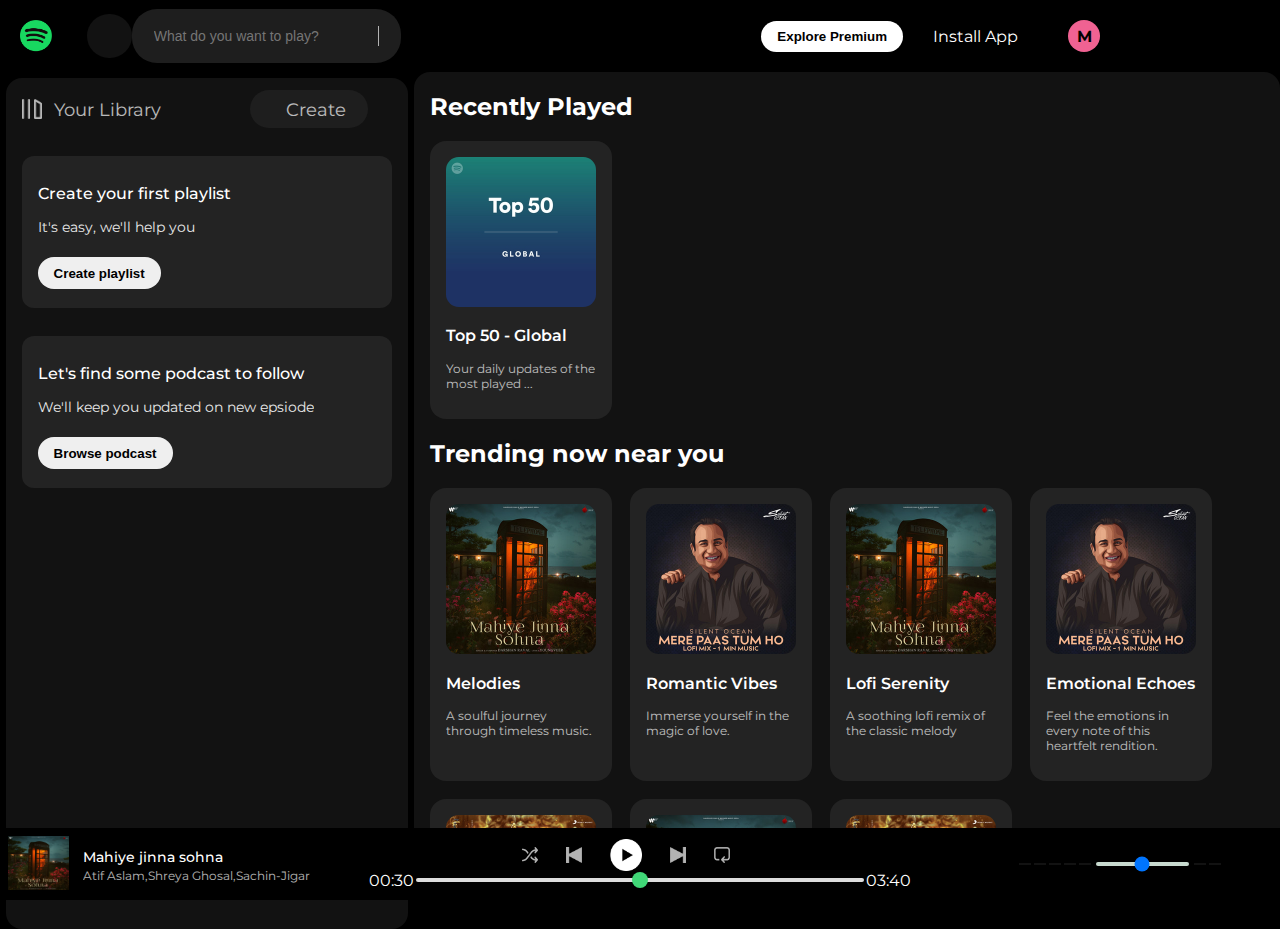
<file: Spotify Clone/index.html>
<!DOCTYPE html>
<html lang="en">
  <head>
    <meta charset="UTF-8" />
    <meta name="viewport" content="width=device-width, initial-scale=1.0" />
    <link rel="stylesheet" href="style.css" />
    <link
      rel="stylesheet"
      href="https://cdnjs.cloudflare.com/ajax/libs/font-awesome/6.6.0/css/all.min.css"
      integrity="sha512-Kc323vGBEqzTmouAECnVceyQqyqdsSiqLQISBL29aUW4U/M7pSPA/gEUZQqv1cwx4OnYxTxve5UMg5GT6L4JJg=="
      crossorigin="anonymous"
      referrerpolicy="no-referrer" />
    <title>Spotify - Web Player: Music for everyone</title>
    <link rel="icon" href="./asset/logo.png" />
    <link rel="preconnect" href="https://fonts.googleapis.com" />
    <link rel="preconnect" href="https://fonts.gstatic.com" crossorigin />
    <link
      href="https://fonts.googleapis.com/css2?family=Montserrat:ital,wght@0,100..900;1,100..900&display=swap"
      rel="stylesheet" />
  </head>
  <body>
    <nav class="top">
      <div class="left_section">
        <img
          src="/Spotify Clone/asset/logo.png"
          alt="Spotify logo"
          class="logo" />
        <i class="fa-solid fa-house"></i>
      </div>
      <div class="search">
        <i class="fa-solid fa-magnifying-glass"></i>
        <input type="text" placeholder="What do you want to play?" />
        <div class="divider"></div>
        <i class="fa-solid fa-store"></i>
      </div>
      <div class="right_section">
        <button class="premium_btn">Explore Premium</button>
        <div class="install_app">
          <i class="fa fa-arrow-circle-down" aria-hidden="true"></i>
          <span>Install App</span>
        </div>
        <i class="fa-solid fa-bell"></i>
        <div class="profile_icon">M</div>
      </div>
    </nav>
    <div class="main">
      <div class="sidebar">
        <div class="library">
          <div class="head">
            <div class="head_lib">
              <img src="/Spotify Clone/asset/library_icon.png" />
              <a href="#">Your Library</a>
            </div>
            <div class="icon">
              <i class="fa fa-plus" aria-hidden="true"></i>
              <a href="#">Create</a>
              <i class="fa fa-arrow-right" aria-hidden="true"></i>
            </div>
          </div>
          <div class="lib_box">
            <div class="box">
              <p class="box_1">Create your first playlist</p>
              <p class="box_2">It's easy, we'll help you</p>
              <button class="badge">Create playlist</button>
            </div>
            <div class="box">
              <p class="box_1">Let's find some podcast to follow</p>
              <p class="box_2">We'll keep you updated on new epsiode</p>
              <button class="badge">Browse podcast</button>
            </div>
          </div>
        </div>
      </div>
      <div class="main_content">
        <h2>Recently Played</h2>
        <div class="card-container">
          <div class="card">
            <img src="./asset/card1img.jpeg" class="card-img" />
            <p class="tittle">Top 50 - Global</p>
            <p class="info">Your daily updates of the most played ...</p>
          </div>
        </div>

        <h2>Trending now near you</h2>
        <div class="card-container">
          <div class="card">
            <img src="./asset/card2img.jpeg" class="card-img" />
            <p class="tittle">Melodies</p>
            <p class="info">A soulful journey through timeless music.</p>
          </div>
          <div class="card">
            <img src="./asset/card3img.jpeg" class="card-img" />
            <p class="tittle">Romantic Vibes</p>
            <p class="info">Immerse yourself in the magic of love.</p>
          </div>
          <div class="card">
            <img src="./asset/card2img.jpeg" class="card-img" />
            <p class="tittle">Lofi Serenity</p>
            <p class="info">A soothing lofi remix of the classic melody</p>
          </div>
          <div class="card">
            <img src="./asset/card3img.jpeg" class="card-img" />
            <p class="tittle">Emotional Echoes</p>
            <p class="info">
              Feel the emotions in every note of this heartfelt rendition.
            </p>
          </div>
          <div class="card">
            <img src="./asset/card4img.jpeg" class="card-img" />
            <p class="tittle">NAA READY</p>
            <p class="info">
              Experience the electrifying energy of this high-voltage track!
            </p>
          </div>
          <div class="card">
            <img src="./asset/card2img.jpeg" class="card-img" />
            <p class="tittle">Fire & Passion</p>
            <p class="info">
              Turn up the volume and get ready for an adrenaline-fueled musical
              ride.
            </p>
          </div>
          <div class="card">
            <img src="./asset/card4img.jpeg" class="card-img" />
            <p class="tittle">Power Mode On</p>
            <p class="info">
              The track that will get you pumped and ready for anything.
            </p>
          </div>
        </div>

        <h2>Featured Charts</h2>
        <div class="card-container">
          <div class="card">
            <img src="./asset/card5img.jpeg" class="card-img" />
            <p class="tittle">Top Songs - Global</p>
            <p class="info">
              Stay updated with the hottest tracks ruling the global charts..
            </p>
          </div>
          <div class="card">
            <img src="./asset/card1img.jpeg" class="card-img" />
            <p class="tittle">Top 50 - Global</p>
            <p class="info">Your daily updates of the most played tracks ...</p>
          </div>
          <div class="card">
            <img src="./asset/card6img.jpeg" class="card-img" />
            <p class="tittle">Top Songs - India</p>
            <p class="info">
              From Bollywood to Indie hits, discover the most played songs in
              India..
            </p>
          </div>
        </div>
        <div class="footer">
          <div class="line"></div>
        </div>
      </div>
      <div class="music_player">
        <div class="album">
          <div class="photo">
            <img src="/Spotify Clone/asset/card2img.jpeg" class="photo-img" />
          </div>
          <div class="text">
            <p class="tt">Mahiye jinna sohna</p>
            <p class="ii">Atif Aslam,Shreya Ghosal,Sachin-Jigar</p>
          </div>
        </div>
        <div class="players">
          <div class="player-control">
            <img src="./asset/player_icon1.png" class="player-control-icon" />
            <img src="./asset/player_icon2.png" class="player-control-icon" />
            <img
              src="./asset/player_icon3.png"
              class="player-control-icon"
              style="opacity: 1; height: 2rem; width: 2rem" />
            <img src="./asset/player_icon4.png" class="player-control-icon" />
            <img src="./asset/player_icon5.png" class="player-control-icon" />
          </div>
          <div class="playeback-bar">
            <span class="s time">00:30</span>
            <input
              type="range"
              min="0"
              max="100"
              class="progress-bar"
              step="5" />
            <span class="e time">03:40</span>
          </div>
        </div>
        <div class="controls">
          <div class="buttons">
            <button class="b"><i class="fa fa-play-circle"></i></button>
            <button class="b">
              <i class="fa-solid fa-microphone"></i>
            </button>
            <button class="b">
              <i class="fa fa-bars" aria-hidden="true"></i>
            </button>
            <button class="b">
              <i class="fa fa-clipboard" aria-hidden="true"></i>
            </button>
            <button class="b">
              <i class="fa fa-volume-up" aria-hidden="true"></i>
            </button>
            <input type="range" class="range" />
            <button class="b">
              <i class="fa fa-window-restore" aria-hidden="true"></i>
            </button>
            <button class="b">
              <i class="fa fa-arrows-alt" aria-hidden="true"></i>
            </button>
          </div>
        </div>
      </div>
    </div>
  </body>
</html>
</file>
<file: Spotify Clone/style.css>
body {
  font-family: "Montserrat", sans-serif;
  margin: 0;
  background-color: black;
  color: white;
  overflow: hidden;
}

.main {
  display: flex;
  height: calc(100vh - 4.5rem);
  margin-top: 4.5rem;
}

.top {
  position: fixed;
  top: 0%;
  left: 0;
  background-color: black;
  width: 100%;
  height: 4.5rem;
  display: flex;
  justify-content: space-between;
  align-items: center;
  z-index: 1000;
  padding: 0 1.25rem;
}

.left_section {
  display: flex;
  align-items: center;
  height: 4.5rem;
  gap: 2.1875rem;
}

.logo {
  height: 2rem;
  width: 2rem;
  cursor: pointer;
}

.left_section i {
  font-size: 1.125rem;
  color: white;
  cursor: pointer;
  background-color: #121212;
  padding: 0.62rem;
  border-radius: 50%;
  display: flex;
  align-items: center;
  justify-content: center;
  width: 1.5625rem;
  height: 1.5625rem;
}

.search {
  display: flex;
  align-items: center;
  flex: 1;
  background-color: #1e1e1e;
  border-radius: 1.5625rem;
  padding: 0.56rem 0.75rem;
  max-width: 28.125rem;
  margin-right: 22.5rem;
}

.search input {
  flex: 1;
  background: none;
  border: none;
  color: white;
  font-size: 0.875rem;
  outline: none;
  padding: 0.62rem;
}

.search i {
  color: #b3b3b3;
  cursor: pointer;
}

.divider {
  width: 0.0625rem;
  height: 1.25rem;
  background-color: #b3b3b3;
  margin: 0 0.625rem;
}

.right_section {
  display: flex;
  align-items: center;
  gap: 1.5625rem;
  margin-right: 12.5rem;
}

.premium_btn {
  background-color: white;
  color: black;
  border: none;
  border-radius: 1.25rem;
  font-weight: 700;
  padding: 0.5rem 1rem;
  cursor: pointer;
}

.install_app {
  display: flex;
  align-items: center;
  gap: 0.3125rem;
  cursor: pointer;
}

.profile_icon {
  width: 2rem;
  height: 2rem;
  background-color: #f06292;
  color: black;
  font-weight: bold;
  display: flex;
  align-items: center;
  justify-content: center;
  border-radius: 50%;
  cursor: pointer;
}

.sidebar {
  background-color: black;
  width: 25.875rem;
  border-radius: 1rem;
  height: calc(100vh - 4.5rem);
}

.library {
  background-color: #121212;
  margin: 0.4rem;
  border-radius: 1rem;
  height: 100%;
  padding: 0.7rem 0.95rem;
}

.head {
  display: flex;
  justify-content: space-between;
  align-items: center;
}

.head img {
  height: 1.25rem;
  width: 1.25rem;
}

.head a {
  text-decoration: none;
  font-size: 1.1rem;
  color: white;
}

.head_lib {
  display: flex;
  gap: 0.8rem;
  opacity: 0.7;
}

.head_lib:hover {
  opacity: 1.5;
}

.icon {
  display: flex;
  align-items: center;
  gap: 1.5rem;
  flex: 1;
  background-color: #1e1e1e;
  border-radius: 1.5625rem;
  padding: 0.56rem 0.75rem;
  max-width: 5.9rem;
  margin-right: 1.5rem;
}

.icon i {
  opacity: 0.7;
}

.icon i:hover {
  opacity: 1.5;
}

.icon a {
  opacity: 0.7;
}

.icon a:hover {
  opacity: 1.5;
}

.main_content {
  background-color: #121212;
  flex: 1;
  border-radius: 1rem;
  overflow: auto;
  padding: 0 1rem 0 1rem;
}

.box {
  background-color: #232323;
  height: 8rem;
  border-radius: 0.75rem;
  margin: 1.75rem 0 1.75rem 0;
  padding: 0.75rem 1rem;
}

.box_1 {
  font-size: 1rem;
  font-weight: 500;
}

.box_2 {
  font-size: 0.85rem;
  opacity: 0.9;
}

.badge {
  border: none;
  border-radius: 100px;
  padding: 0.25rem 1rem;
  font-weight: 700;
  margin-top: 0.5rem;
  height: 2rem;
  width: fit-content;
}
.card {
  background-color: #232323;
  width: 150px;
  border-radius: 1rem;
  padding: 1rem;
}

.card-container {
  display: flex;
  gap: 18px;
  flex-wrap: wrap;
}

h2:nth-of-type(1) + .card-container {
  display: block;
}

h2:nth-of-type(2) + .card-container {
  display: flex;
}

.card-img {
  width: 100%;
  border-radius: 0.8rem;
}

.tittle {
  font-weight: 600;
  font-size: 0.98rem;
}

.info {
  font-size: 0.75rem;
  opacity: 0.7;
}

.footer {
  height: 300px;
  display: flex;
  align-items: center;
  justify-content: center;
}

.line {
  height: 30%;
  width: 90%;
  border-top: 1px solid white;
  opacity: 0.4;
}

.music_player {
  background-color: black;
  position: fixed;
  bottom: 0%;
  width: 100%;
  height: 4.5rem;
  display: flex;
  justify-content: space-between;
  align-items: center;
}

.album {
  width: 25%;
  height: 4.5rem;
  display: flex;
}

.photo {
  padding: 0.5rem;
}
.photo-img {
  height: 3.4rem;
  width: 3.8rem;
}

.text {
  width: 100%;
  line-height: 4px;
  margin-top: 0.8rem;
  margin-left: 0.4rem;
}

.tt {
  font-weight: 500;
  font-size: 0.9rem;
}

.ii {
  font-size: 12px;
  opacity: 0.7;
}

.players {
  width: 50%;
}

.player-control {
  display: flex;
  justify-content: center;
  align-items: center;
  /* margin-right: 20rem; */
}

.player-control-icon {
  height: 1rem;
  width: 1rem;
  margin-right: 1.75rem;
  opacity: 0.7;
}

.player-control-icon:hover {
  opacity: 1;
}

.playeback-bar {
  display: flex;
  justify-content: center;
  align-items: center;
}

.progress-bar {
  width: 70%;
  appearance: none;
  background: transparent;
  cursor: pointer;
}

.progress-bar::-webkit-slider-runnable-track {
  background-color: #ddd;
  border-radius: 100px;
  height: 0.2rem;
}

.progress-bar::-webkit-slider-thumb {
  appearance: none;
  height: 1rem;
  width: 1rem;
  background-color: #40d777;
  border-radius: 50%;
  margin-top: -6px;
}

.controls {
  width: 25%;
}

.buttons {
  display: flex;
  align-items: center;
  justify-content: center;
  gap: 3px;
}

.b {
  background-color: #121212;
  color: #b3b3b3;
  border: none;
  font-size: 1rem;
}

.range {
  appearance: none;
  height: 0.2rem;
  width: 5.8rem;
  background-color: #c8dacf;
  border-radius: 1rem;
}
</file>
